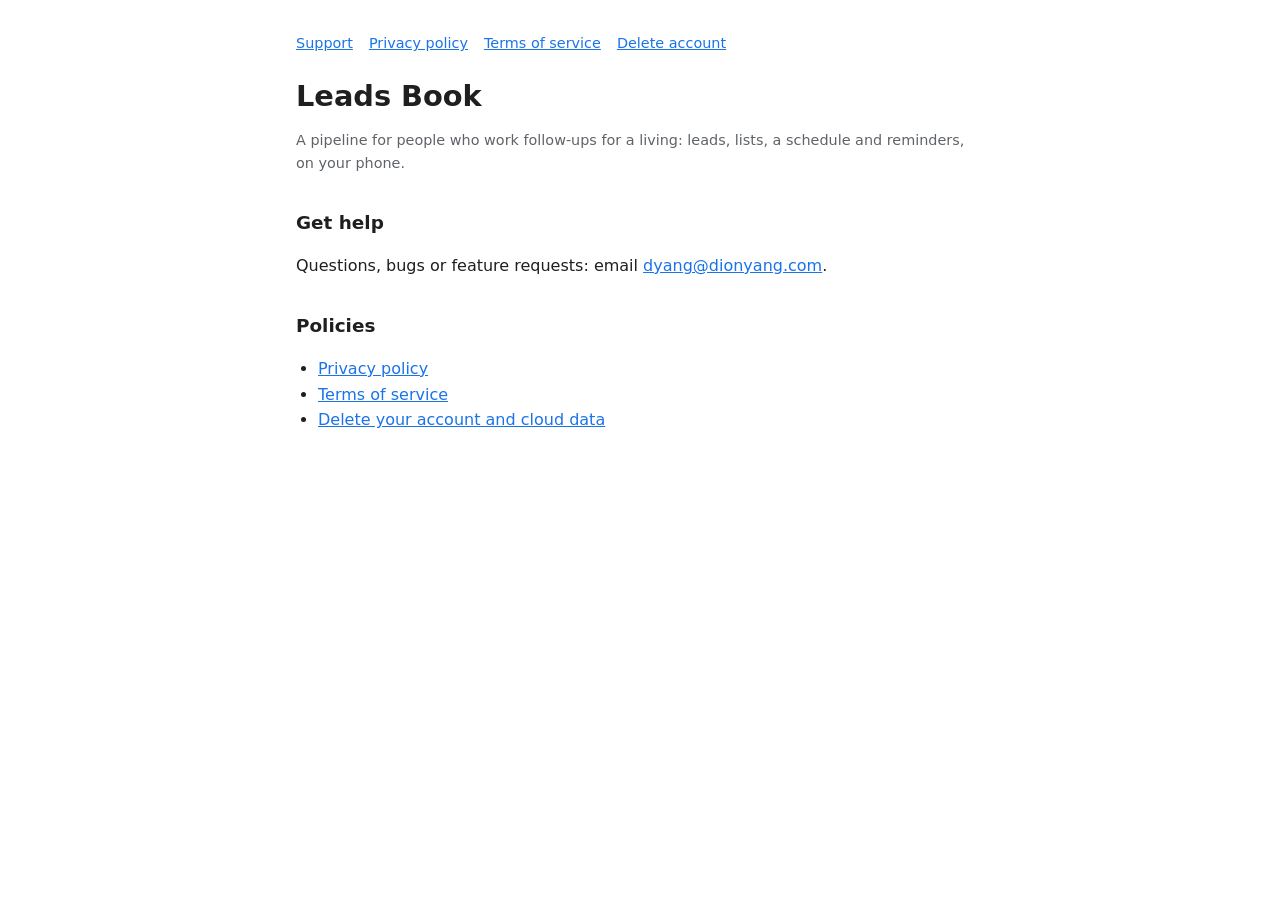
<file: index.html>
<!doctype html>
<html lang="en">
<head>
<meta charset="utf-8">
<meta name="viewport" content="width=device-width, initial-scale=1">
<title>Leads Book Support</title>
<link rel="stylesheet" href="style.css">
</head>
<body>
<main>
  <nav><a href="./">Support</a><a href="privacy.html">Privacy policy</a><a href="terms.html">Terms of service</a><a href="delete-account.html">Delete account</a></nav>
  <h1>Leads Book</h1>
  <p class="muted">A pipeline for people who work follow-ups for a living: leads, lists, a schedule and reminders, on your phone.</p>

  <h2>Get help</h2>
  <p>Questions, bugs or feature requests: email <a href="mailto:dyang@dionyang.com?subject=Leads%20Book">dyang@dionyang.com</a>.</p>

  <h2>Policies</h2>
  <ul>
    <li><a href="privacy.html">Privacy policy</a></li>
    <li><a href="terms.html">Terms of service</a></li>
    <li><a href="delete-account.html">Delete your account and cloud data</a></li>
  </ul>
</main>
</body>
</html>
</file>
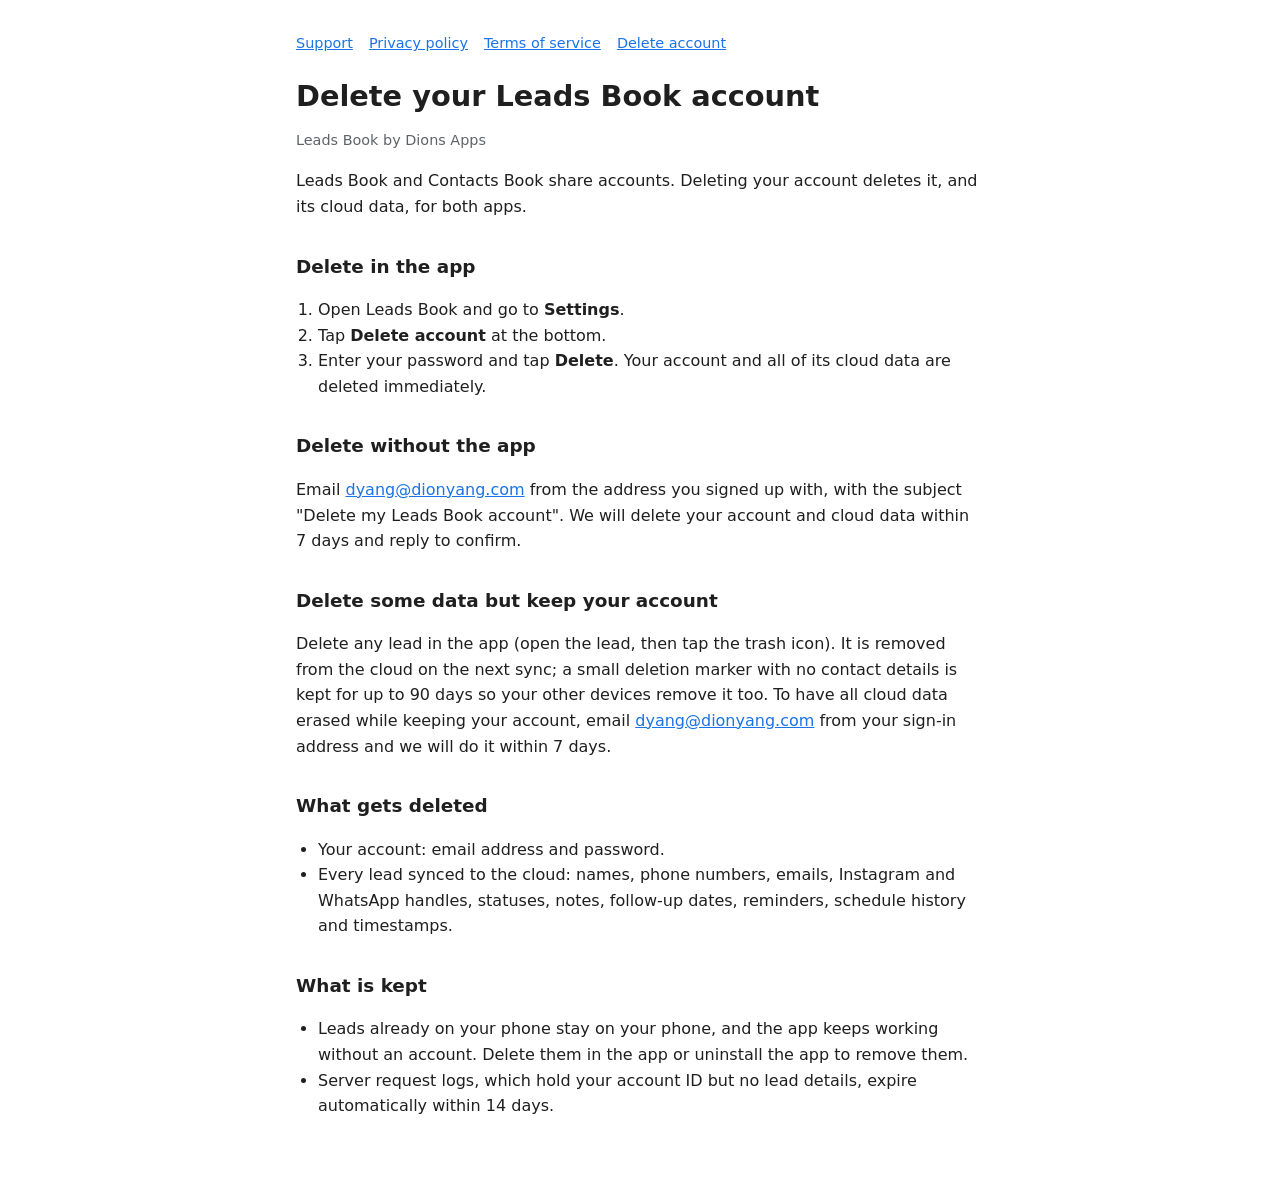
<file: delete-account.html>
<!doctype html>
<html lang="en">
<head>
<meta charset="utf-8">
<meta name="viewport" content="width=device-width, initial-scale=1">
<title>Delete Leads Book Account</title>
<link rel="stylesheet" href="style.css">
</head>
<body>
<main>
  <nav><a href="./">Support</a><a href="privacy.html">Privacy policy</a><a href="terms.html">Terms of service</a><a href="delete-account.html">Delete account</a></nav>
  <h1>Delete your Leads Book account</h1>
  <p class="muted">Leads Book by Dions Apps</p>

  <p>Leads Book and Contacts Book share accounts. Deleting your account deletes it, and its cloud data, for both apps.</p>

  <h2>Delete in the app</h2>
  <ol>
    <li>Open Leads Book and go to <strong>Settings</strong>.</li>
    <li>Tap <strong>Delete account</strong> at the bottom.</li>
    <li>Enter your password and tap <strong>Delete</strong>. Your account and all of its cloud data are deleted immediately.</li>
  </ol>

  <h2>Delete without the app</h2>
  <p>Email <a href="mailto:dyang@dionyang.com?subject=Delete%20my%20Leads%20Book%20account">dyang@dionyang.com</a> from the address you signed up with, with the subject "Delete my Leads Book account". We will delete your account and cloud data within 7 days and reply to confirm.</p>

  <h2 id="delete-data">Delete some data but keep your account</h2>
  <p>Delete any lead in the app (open the lead, then tap the trash icon). It is removed from the cloud on the next sync; a small deletion marker with no contact details is kept for up to 90 days so your other devices remove it too. To have all cloud data erased while keeping your account, email <a href="mailto:dyang@dionyang.com?subject=Delete%20my%20Leads%20Book%20cloud%20data">dyang@dionyang.com</a> from your sign-in address and we will do it within 7 days.</p>

  <h2>What gets deleted</h2>
  <ul>
    <li>Your account: email address and password.</li>
    <li>Every lead synced to the cloud: names, phone numbers, emails, Instagram and WhatsApp handles, statuses, notes, follow-up dates, reminders, schedule history and timestamps.</li>
  </ul>

  <h2>What is kept</h2>
  <ul>
    <li>Leads already on your phone stay on your phone, and the app keeps working without an account. Delete them in the app or uninstall the app to remove them.</li>
    <li>Server request logs, which hold your account ID but no lead details, expire automatically within 14 days.</li>
  </ul>
</main>
</body>
</html>
</file>
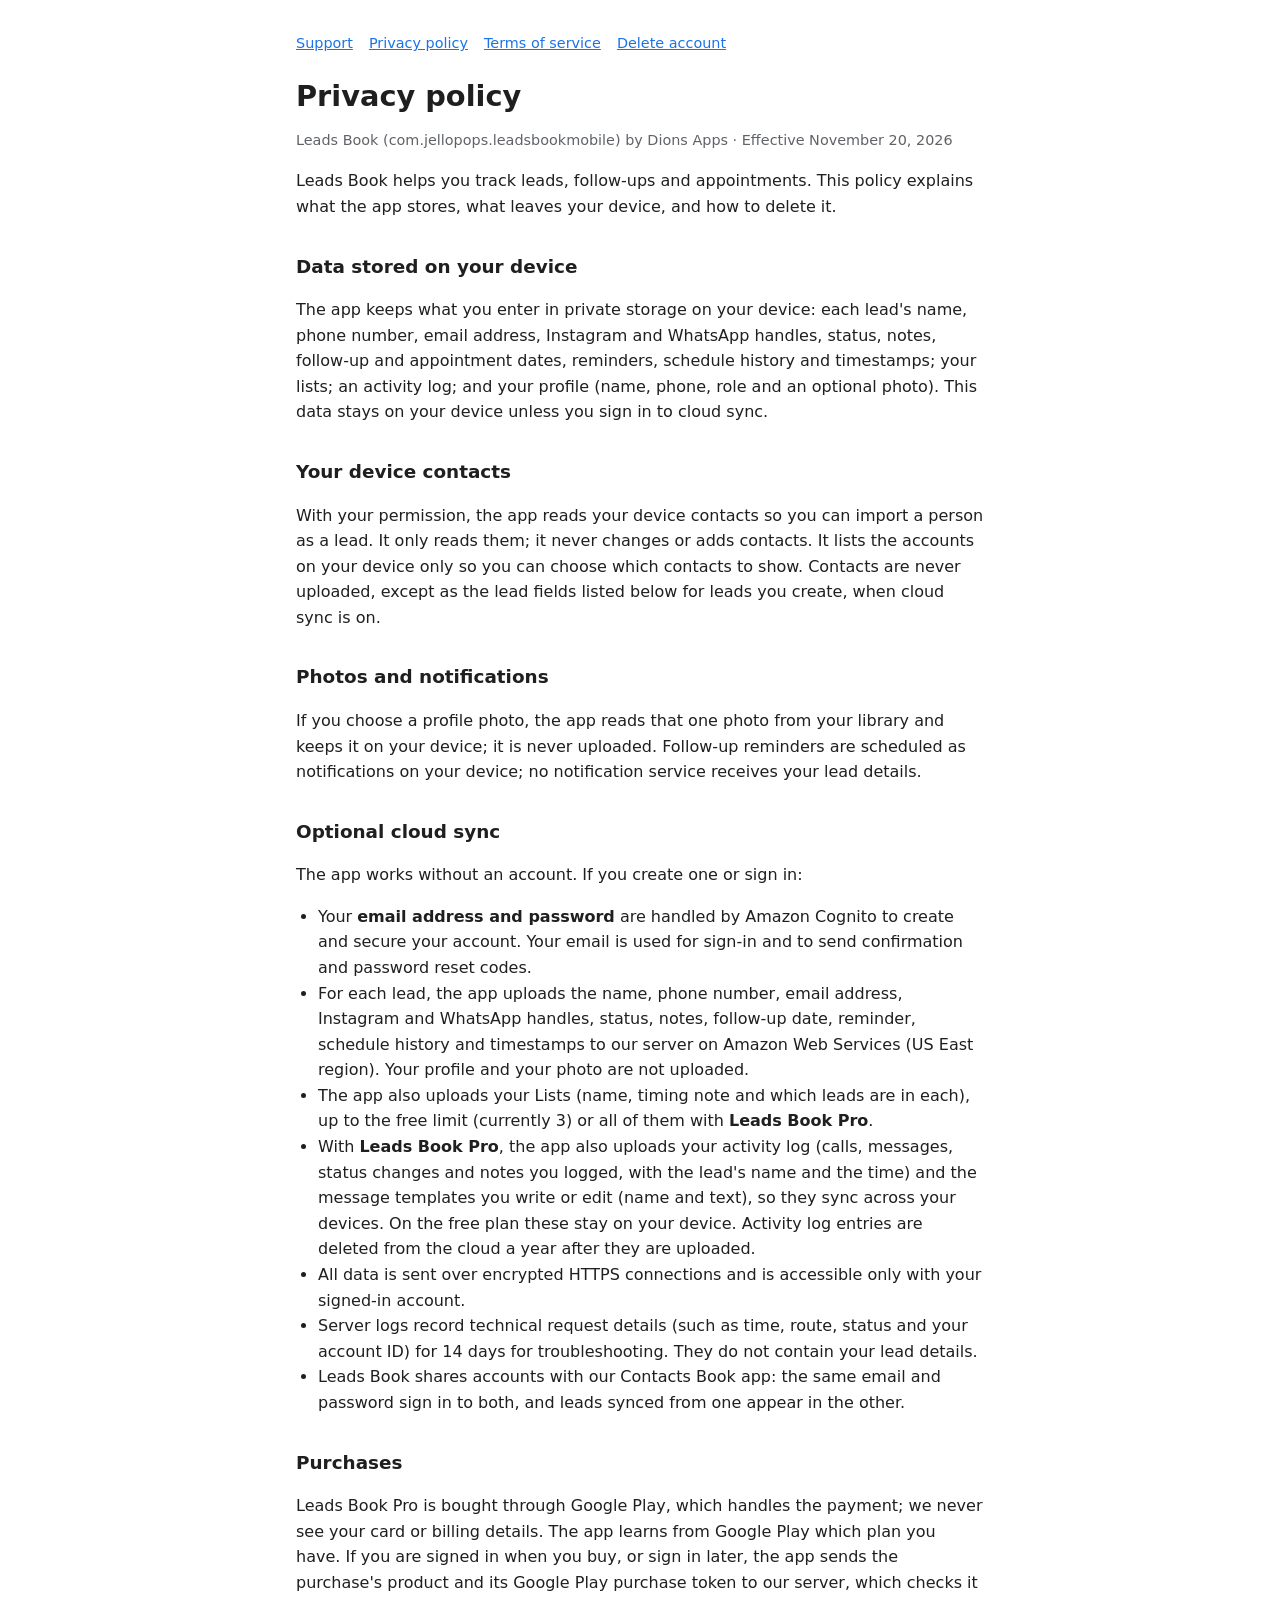
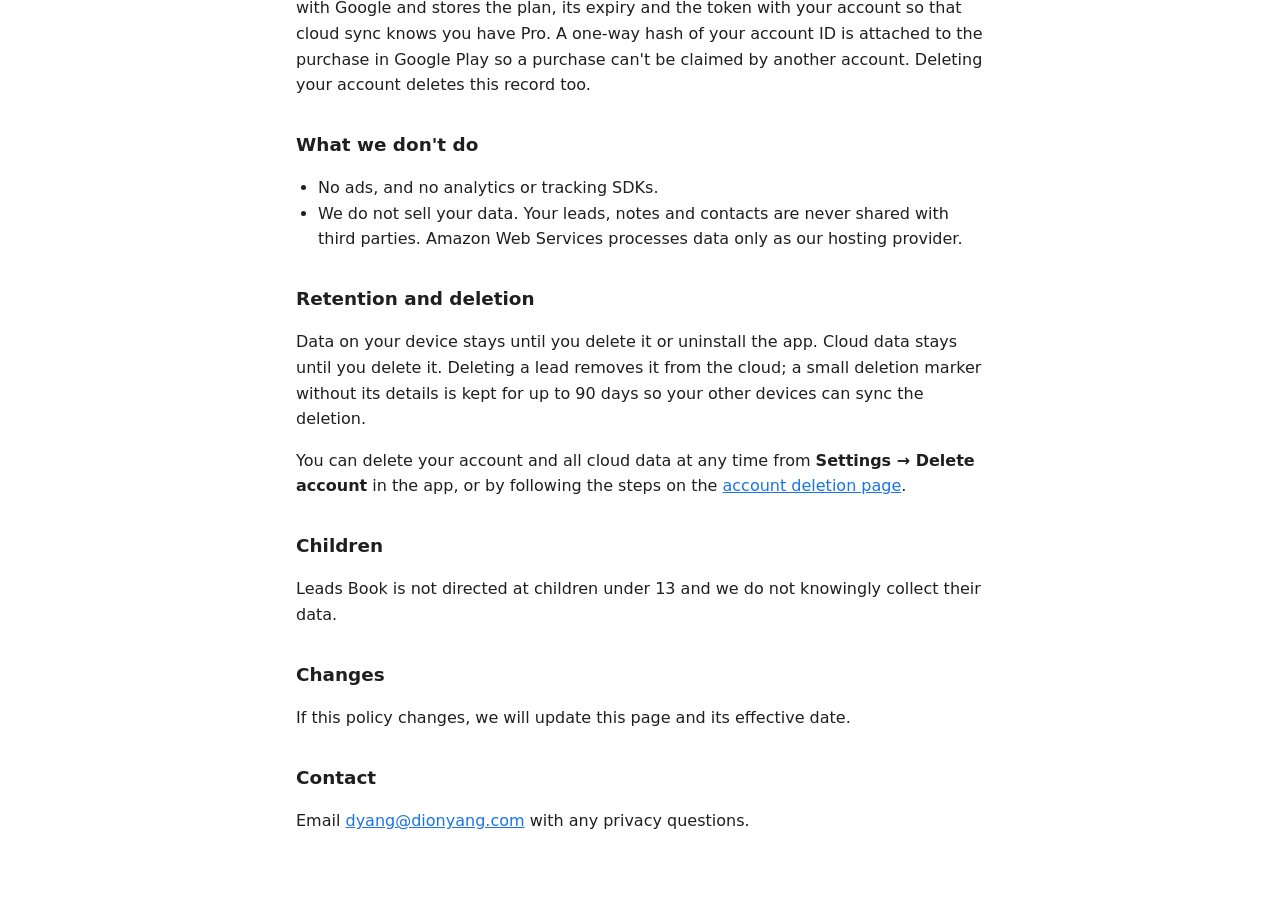
<file: privacy.html>
<!doctype html>
<html lang="en">
<head>
<meta charset="utf-8">
<meta name="viewport" content="width=device-width, initial-scale=1">
<title>Leads Book Privacy</title>
<link rel="stylesheet" href="style.css">
</head>
<body>
<main>
  <nav><a href="./">Support</a><a href="privacy.html">Privacy policy</a><a href="terms.html">Terms of service</a><a href="delete-account.html">Delete account</a></nav>
  <h1>Privacy policy</h1>
  <p class="muted">Leads Book (com.jellopops.leadsbookmobile) by Dions Apps · Effective November 20, 2026</p>

  <p>Leads Book helps you track leads, follow-ups and appointments. This policy explains what the app stores, what leaves your device, and how to delete it.</p>

  <h2>Data stored on your device</h2>
  <p>The app keeps what you enter in private storage on your device: each lead's name, phone number, email address, Instagram and WhatsApp handles, status, notes, follow-up and appointment dates, reminders, schedule history and timestamps; your lists; an activity log; and your profile (name, phone, role and an optional photo). This data stays on your device unless you sign in to cloud sync.</p>

  <h2>Your device contacts</h2>
  <p>With your permission, the app reads your device contacts so you can import a person as a lead. It only reads them; it never changes or adds contacts. It lists the accounts on your device only so you can choose which contacts to show. Contacts are never uploaded, except as the lead fields listed below for leads you create, when cloud sync is on.</p>

  <h2>Photos and notifications</h2>
  <p>If you choose a profile photo, the app reads that one photo from your library and keeps it on your device; it is never uploaded. Follow-up reminders are scheduled as notifications on your device; no notification service receives your lead details.</p>

  <h2>Optional cloud sync</h2>
  <p>The app works without an account. If you create one or sign in:</p>
  <ul>
    <li>Your <strong>email address and password</strong> are handled by Amazon Cognito to create and secure your account. Your email is used for sign-in and to send confirmation and password reset codes.</li>
    <li>For each lead, the app uploads the name, phone number, email address, Instagram and WhatsApp handles, status, notes, follow-up date, reminder, schedule history and timestamps to our server on Amazon Web Services (US East region). Your profile and your photo are not uploaded.</li>
    <li>The app also uploads your Lists (name, timing note and which leads are in each), up to the free limit (currently 3) or all of them with <strong>Leads Book Pro</strong>.</li>
    <li>With <strong>Leads Book Pro</strong>, the app also uploads your activity log (calls, messages, status changes and notes you logged, with the lead's name and the time) and the message templates you write or edit (name and text), so they sync across your devices. On the free plan these stay on your device. Activity log entries are deleted from the cloud a year after they are uploaded.</li>
    <li>All data is sent over encrypted HTTPS connections and is accessible only with your signed-in account.</li>
    <li>Server logs record technical request details (such as time, route, status and your account ID) for 14 days for troubleshooting. They do not contain your lead details.</li>
    <li>Leads Book shares accounts with our Contacts Book app: the same email and password sign in to both, and leads synced from one appear in the other.</li>
  </ul>

  <h2>Purchases</h2>
  <p>Leads Book Pro is bought through Google Play, which handles the payment; we never see your card or billing details. The app learns from Google Play which plan you have. If you are signed in when you buy, or sign in later, the app sends the purchase's product and its Google Play purchase token to our server, which checks it with Google and stores the plan, its expiry and the token with your account so that cloud sync knows you have Pro. A one-way hash of your account ID is attached to the purchase in Google Play so a purchase can't be claimed by another account. Deleting your account deletes this record too.</p>

  <h2>What we don't do</h2>
  <ul>
    <li>No ads, and no analytics or tracking SDKs.</li>
    <li>We do not sell your data. Your leads, notes and contacts are never shared with third parties. Amazon Web Services processes data only as our hosting provider.</li>
  </ul>

  <h2>Retention and deletion</h2>
  <p>Data on your device stays until you delete it or uninstall the app. Cloud data stays until you delete it. Deleting a lead removes it from the cloud; a small deletion marker without its details is kept for up to 90 days so your other devices can sync the deletion.</p>
  <p>You can delete your account and all cloud data at any time from <strong>Settings → Delete account</strong> in the app, or by following the steps on the <a href="delete-account.html">account deletion page</a>.</p>

  <h2>Children</h2>
  <p>Leads Book is not directed at children under 13 and we do not knowingly collect their data.</p>

  <h2>Changes</h2>
  <p>If this policy changes, we will update this page and its effective date.</p>

  <h2>Contact</h2>
  <p>Email <a href="mailto:dyang@dionyang.com">dyang@dionyang.com</a> with any privacy questions.</p>
</main>
</body>
</html>
</file>
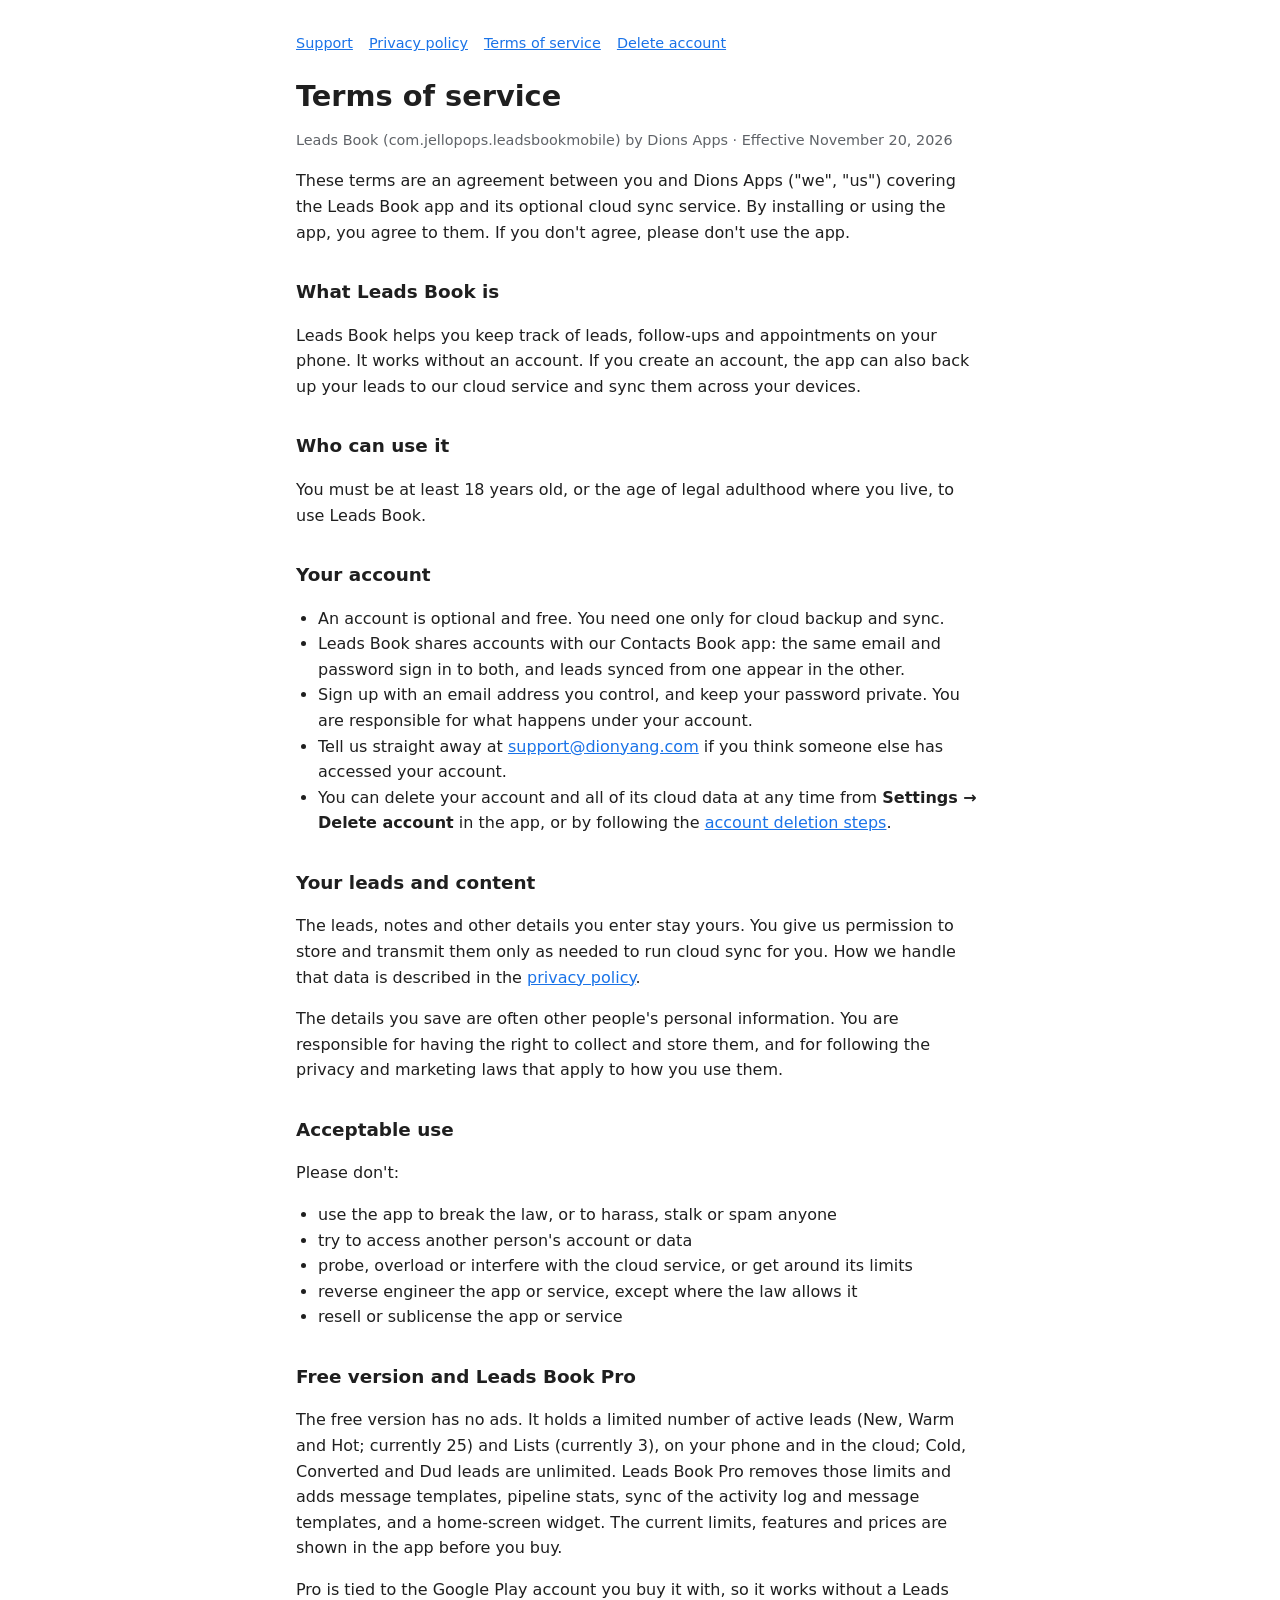
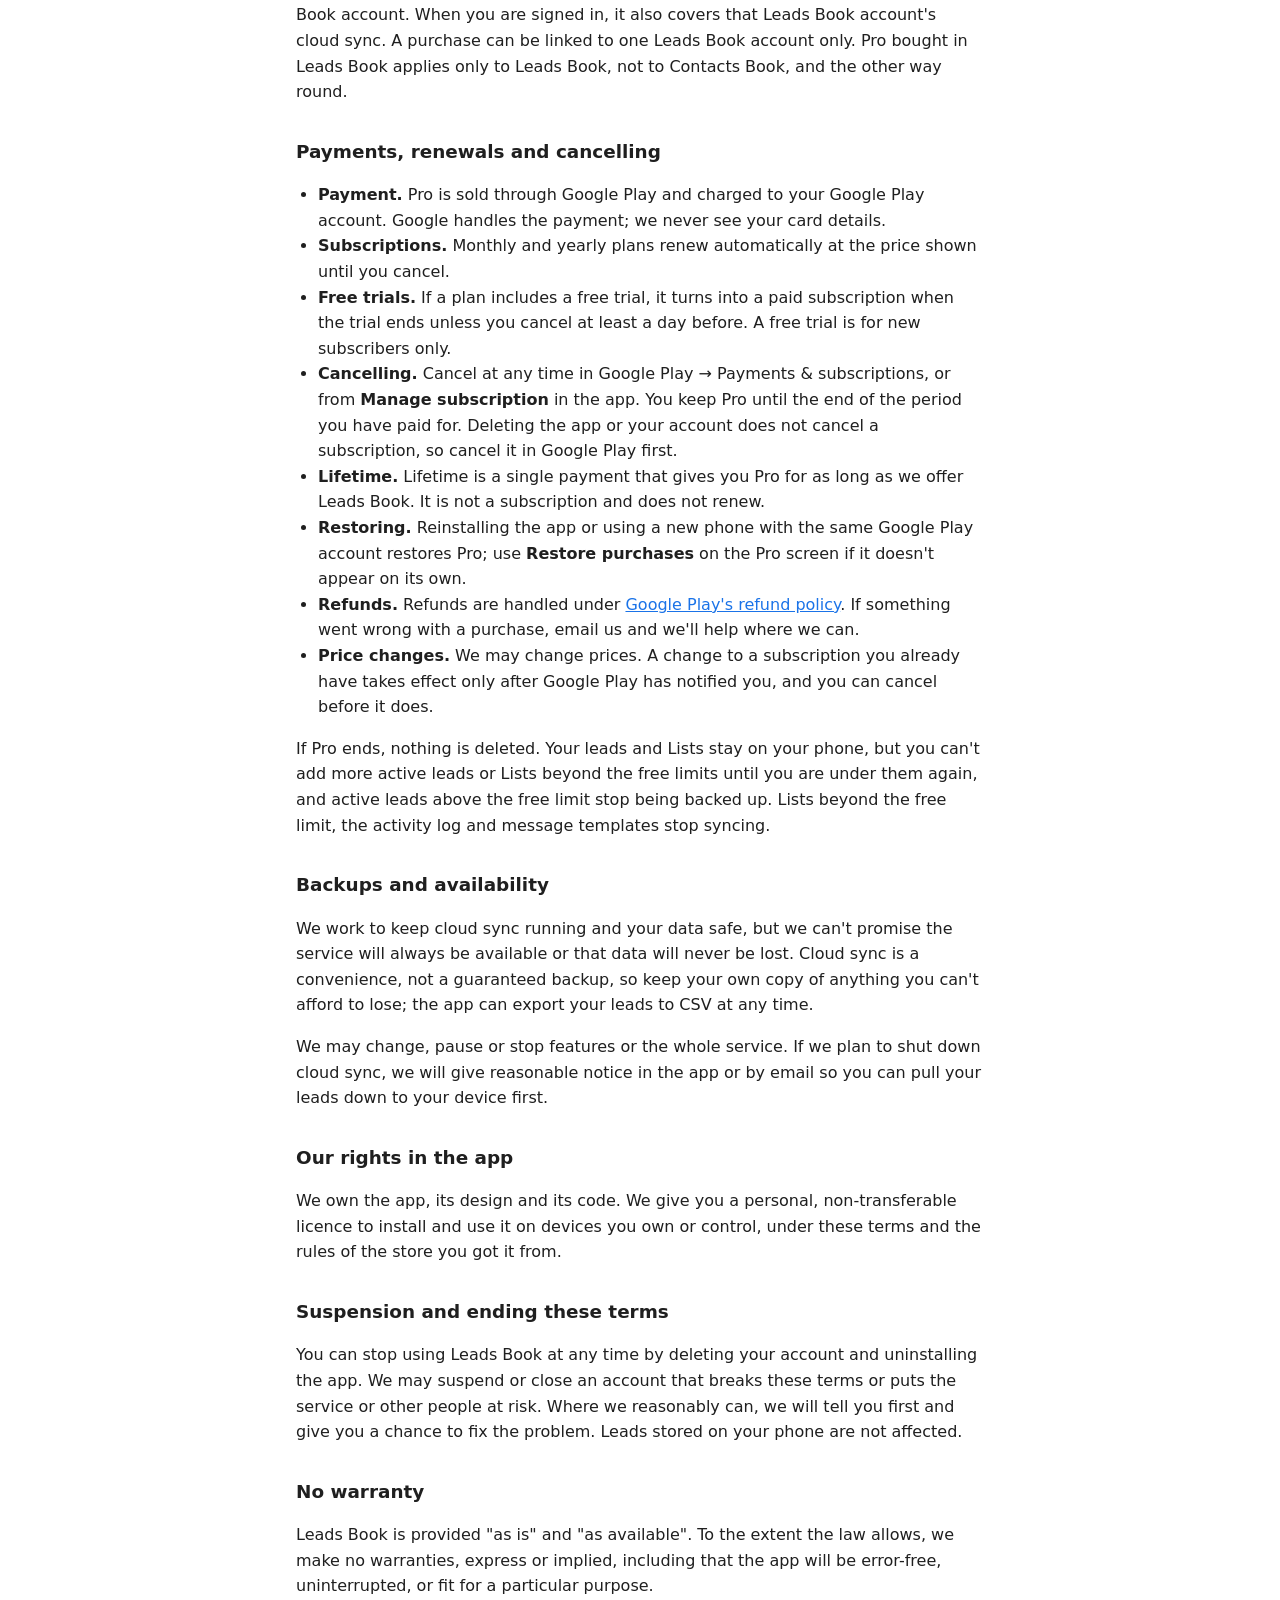
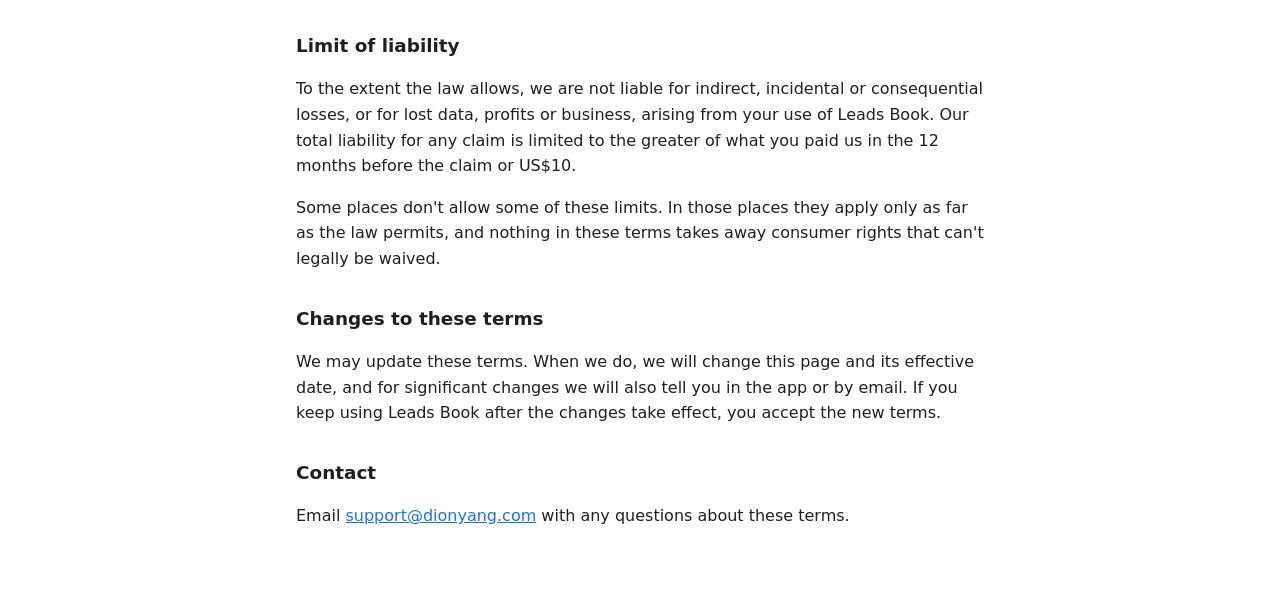
<file: terms.html>
<!doctype html>
<html lang="en">
<head>
<meta charset="utf-8">
<meta name="viewport" content="width=device-width, initial-scale=1">
<title>Leads Book Terms of Service</title>
<link rel="stylesheet" href="style.css">
</head>
<body>
<main>
  <nav><a href="./">Support</a><a href="privacy.html">Privacy policy</a><a href="terms.html">Terms of service</a><a href="delete-account.html">Delete account</a></nav>
  <h1>Terms of service</h1>
  <p class="muted">Leads Book (com.jellopops.leadsbookmobile) by Dions Apps · Effective November 20, 2026</p>

  <p>These terms are an agreement between you and Dions Apps ("we", "us") covering the Leads Book app and its optional cloud sync service. By installing or using the app, you agree to them. If you don't agree, please don't use the app.</p>

  <h2>What Leads Book is</h2>
  <p>Leads Book helps you keep track of leads, follow-ups and appointments on your phone. It works without an account. If you create an account, the app can also back up your leads to our cloud service and sync them across your devices.</p>

  <h2>Who can use it</h2>
  <p>You must be at least 18 years old, or the age of legal adulthood where you live, to use Leads Book.</p>

  <h2>Your account</h2>
  <ul>
    <li>An account is optional and free. You need one only for cloud backup and sync.</li>
    <li>Leads Book shares accounts with our Contacts Book app: the same email and password sign in to both, and leads synced from one appear in the other.</li>
    <li>Sign up with an email address you control, and keep your password private. You are responsible for what happens under your account.</li>
    <li>Tell us straight away at <a href="mailto:support@dionyang.com">support@dionyang.com</a> if you think someone else has accessed your account.</li>
    <li>You can delete your account and all of its cloud data at any time from <strong>Settings → Delete account</strong> in the app, or by following the <a href="delete-account.html">account deletion steps</a>.</li>
  </ul>

  <h2>Your leads and content</h2>
  <p>The leads, notes and other details you enter stay yours. You give us permission to store and transmit them only as needed to run cloud sync for you. How we handle that data is described in the <a href="privacy.html">privacy policy</a>.</p>
  <p>The details you save are often other people's personal information. You are responsible for having the right to collect and store them, and for following the privacy and marketing laws that apply to how you use them.</p>

  <h2>Acceptable use</h2>
  <p>Please don't:</p>
  <ul>
    <li>use the app to break the law, or to harass, stalk or spam anyone</li>
    <li>try to access another person's account or data</li>
    <li>probe, overload or interfere with the cloud service, or get around its limits</li>
    <li>reverse engineer the app or service, except where the law allows it</li>
    <li>resell or sublicense the app or service</li>
  </ul>

  <h2>Free version and Leads Book Pro</h2>
  <p>The free version has no ads. It holds a limited number of active leads (New, Warm and Hot; currently 25) and Lists (currently 3), on your phone and in the cloud; Cold, Converted and Dud leads are unlimited. Leads Book Pro removes those limits and adds message templates, pipeline stats, sync of the activity log and message templates, and a home-screen widget. The current limits, features and prices are shown in the app before you buy.</p>
  <p>Pro is tied to the Google Play account you buy it with, so it works without a Leads Book account. When you are signed in, it also covers that Leads Book account's cloud sync. A purchase can be linked to one Leads Book account only. Pro bought in Leads Book applies only to Leads Book, not to Contacts Book, and the other way round.</p>

  <h2>Payments, renewals and cancelling</h2>
  <ul>
    <li><strong>Payment.</strong> Pro is sold through Google Play and charged to your Google Play account. Google handles the payment; we never see your card details.</li>
    <li><strong>Subscriptions.</strong> Monthly and yearly plans renew automatically at the price shown until you cancel.</li>
    <li><strong>Free trials.</strong> If a plan includes a free trial, it turns into a paid subscription when the trial ends unless you cancel at least a day before. A free trial is for new subscribers only.</li>
    <li><strong>Cancelling.</strong> Cancel at any time in Google Play → Payments &amp; subscriptions, or from <strong>Manage subscription</strong> in the app. You keep Pro until the end of the period you have paid for. Deleting the app or your account does not cancel a subscription, so cancel it in Google Play first.</li>
    <li><strong>Lifetime.</strong> Lifetime is a single payment that gives you Pro for as long as we offer Leads Book. It is not a subscription and does not renew.</li>
    <li><strong>Restoring.</strong> Reinstalling the app or using a new phone with the same Google Play account restores Pro; use <strong>Restore purchases</strong> on the Pro screen if it doesn't appear on its own.</li>
    <li><strong>Refunds.</strong> Refunds are handled under <a href="https://support.google.com/googleplay/answer/2479637">Google Play's refund policy</a>. If something went wrong with a purchase, email us and we'll help where we can.</li>
    <li><strong>Price changes.</strong> We may change prices. A change to a subscription you already have takes effect only after Google Play has notified you, and you can cancel before it does.</li>
  </ul>
  <p>If Pro ends, nothing is deleted. Your leads and Lists stay on your phone, but you can't add more active leads or Lists beyond the free limits until you are under them again, and active leads above the free limit stop being backed up. Lists beyond the free limit, the activity log and message templates stop syncing.</p>

  <h2>Backups and availability</h2>
  <p>We work to keep cloud sync running and your data safe, but we can't promise the service will always be available or that data will never be lost. Cloud sync is a convenience, not a guaranteed backup, so keep your own copy of anything you can't afford to lose; the app can export your leads to CSV at any time.</p>
  <p>We may change, pause or stop features or the whole service. If we plan to shut down cloud sync, we will give reasonable notice in the app or by email so you can pull your leads down to your device first.</p>

  <h2>Our rights in the app</h2>
  <p>We own the app, its design and its code. We give you a personal, non-transferable licence to install and use it on devices you own or control, under these terms and the rules of the store you got it from.</p>

  <h2>Suspension and ending these terms</h2>
  <p>You can stop using Leads Book at any time by deleting your account and uninstalling the app. We may suspend or close an account that breaks these terms or puts the service or other people at risk. Where we reasonably can, we will tell you first and give you a chance to fix the problem. Leads stored on your phone are not affected.</p>

  <h2>No warranty</h2>
  <p>Leads Book is provided "as is" and "as available". To the extent the law allows, we make no warranties, express or implied, including that the app will be error-free, uninterrupted, or fit for a particular purpose.</p>

  <h2>Limit of liability</h2>
  <p>To the extent the law allows, we are not liable for indirect, incidental or consequential losses, or for lost data, profits or business, arising from your use of Leads Book. Our total liability for any claim is limited to the greater of what you paid us in the 12 months before the claim or US$10.</p>
  <p>Some places don't allow some of these limits. In those places they apply only as far as the law permits, and nothing in these terms takes away consumer rights that can't legally be waived.</p>

  <h2>Changes to these terms</h2>
  <p>We may update these terms. When we do, we will change this page and its effective date, and for significant changes we will also tell you in the app or by email. If you keep using Leads Book after the changes take effect, you accept the new terms.</p>

  <h2>Contact</h2>
  <p>Email <a href="mailto:support@dionyang.com">support@dionyang.com</a> with any questions about these terms.</p>
</main>
</body>
</html>
</file>
<file: style.css>
:root {
  --bg: #ffffff;
  --fg: #1f1f1f;
  --muted: #5f6368;
  --accent: #1a73e8;
  --rule: #e0e0e0;
}
@media (prefers-color-scheme: dark) {
  :root {
    --bg: #121212;
    --fg: #e8eaed;
    --muted: #9aa0a6;
    --accent: #8ab4f8;
    --rule: #3c4043;
  }
}
* { box-sizing: border-box; }
body {
  margin: 0;
  background: var(--bg);
  color: var(--fg);
  font: 16px/1.6 system-ui, -apple-system, "Segoe UI", Roboto, sans-serif;
}
main { max-width: 720px; margin: 0 auto; padding: 32px 16px 64px; }
h1 { font-size: 1.8rem; line-height: 1.25; margin: 0 0 4px; }
h2 { font-size: 1.15rem; margin: 32px 0 8px; }
p, li { color: var(--fg); }
.muted { color: var(--muted); font-size: 0.9rem; }
a { color: var(--accent); }
nav { margin-bottom: 24px; font-size: 0.9rem; }
nav a { margin-right: 16px; }
ol, ul { padding-left: 22px; }
hr { border: 0; border-top: 1px solid var(--rule); margin: 32px 0; }
</file>
